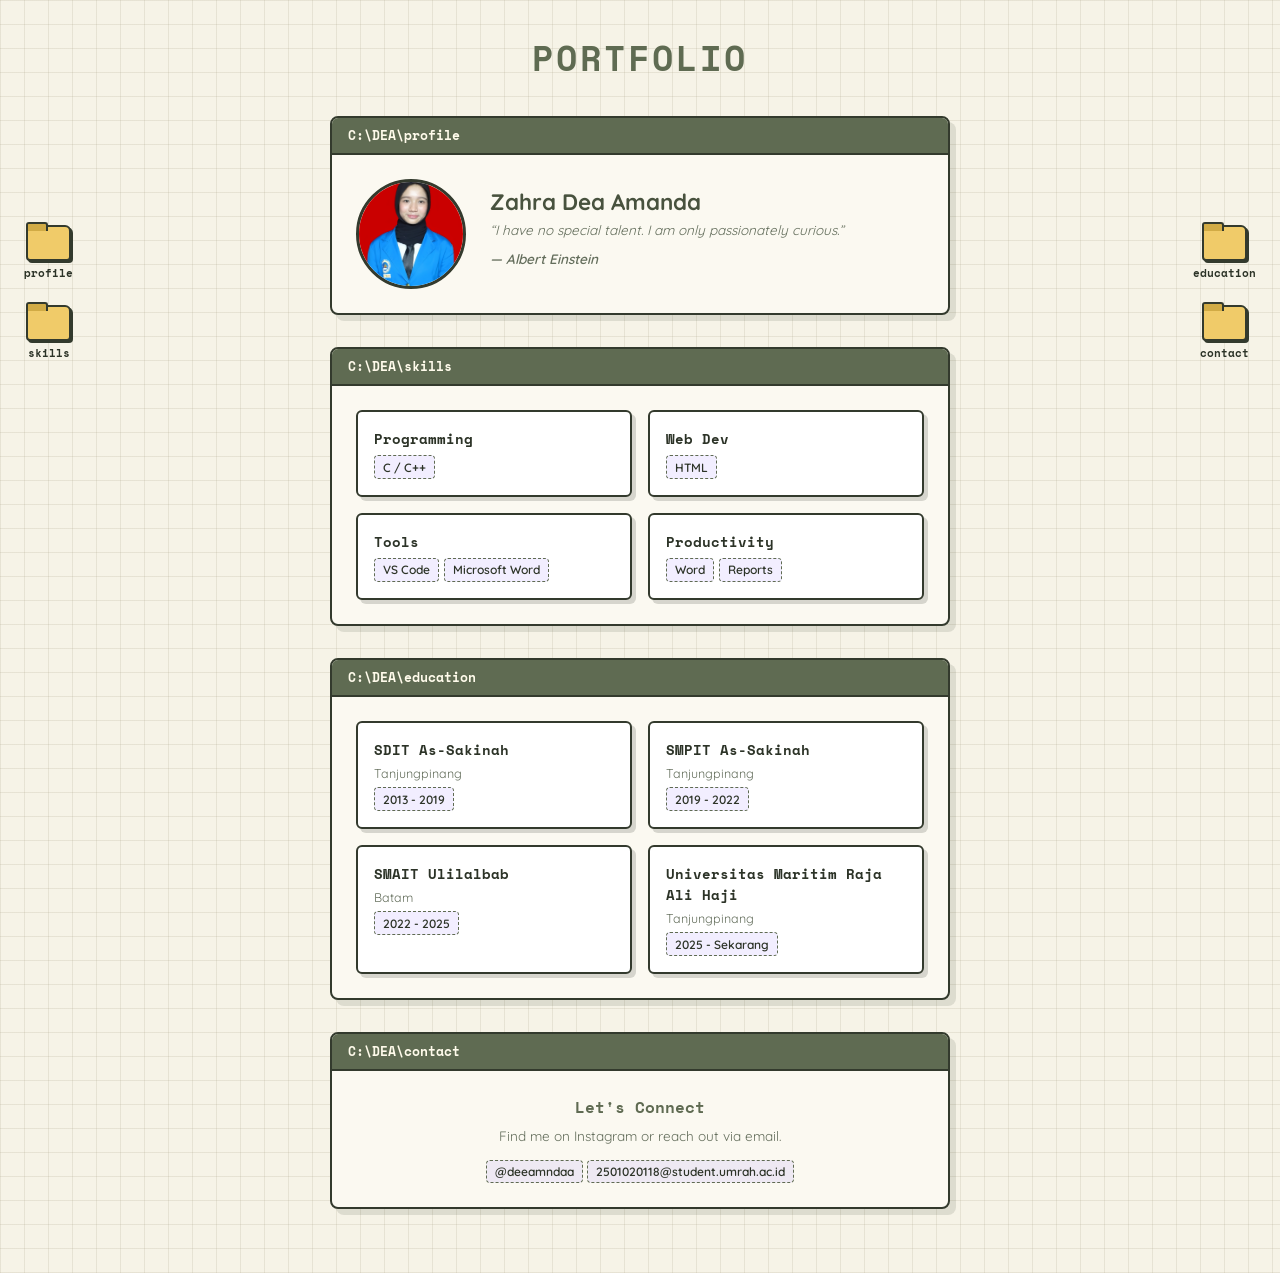
<file: porto.html>
<!DOCTYPE html>
<html lang="en">
<head>
    <meta charset="UTF-8">
    <meta name="viewport" content="width=device-width, initial-scale=1.0">
    <title>Zahra Dea Amanda - Portfolio</title>
    <!-- Google Fonts -->
    <link href="https://fonts.googleapis.com/css2?family=Quicksand:wght@500;700&family=Space+Mono:wght@400;700&display=swap" rel="stylesheet">
    <!-- Penghubung ke file style.css -->
    <link rel="stylesheet" href="style.css">
</head>
<body>

    <div class="container">
        <header class="banner">PORTFOLIO</header>

        <!-- Sidebar Navigation -->
        <nav class="sidebar left">
            <a href="#profile" class="icon-btn"><div class="folder"></div><span>profile</span></a>
            <a href="#skills" class="icon-btn"><div class="folder"></div><span>skills</span></a>
        </nav>
        <nav class="sidebar right">
            <a href="#education" class="icon-btn"><div class="folder"></div><span>education</span></a>
            <a href="#contact" class="icon-btn"><div class="folder"></div><span>contact</span></a>
        </nav>

        <!-- Window 1: Profile -->
        <section id="profile" class="os-window">
            <div class="win-header"><span>C:\DEA\profile</span></div>
            <div class="win-body">
                <div class="profile-content">
                    <img src="dea.jpg" alt="Zahra" class="profile-img">
                    <div class="profile-info">
                        <h2>Zahra Dea Amanda</h2>
                        <p>“I have no special talent. I am only passionately curious.”</p>
                        <p style="font-size: 0.85rem; font-weight: 600;">— Albert Einstein</p>
                    </div>
                </div>
            </div>
        </section>

        <!-- Window 2: Skills -->
        <section id="skills" class="os-window">
            <div class="win-header"><span>C:\DEA\skills</span></div>
            <div class="win-body">
                <div class="skills-grid">
                    <div class="skill-card">
                        <h4>Programming</h4>
                        <div class="tags"><span class="tag">C / C++</span></div>
                    </div>
                    <div class="skill-card">
                        <h4>Web Dev</h4>
                        <div class="tags"><span class="tag">HTML</span></div>
                    </div>
                    <div class="skill-card">
                        <h4>Tools</h4>
                        <div class="tags"><span class="tag">VS Code</span><span class="tag">Microsoft Word</span></div>
                    </div>
                    <div class="skill-card">
                        <h4>Productivity</h4>
                        <div class="tags"><span class="tag">Word</span><span class="tag">Reports</span></div>
                    </div>
                </div>
            </div>
        </section>

        <!-- Window 3: Education -->
        <section id="education" class="os-window">
            <div class="win-header"><span>C:\DEA\education</span></div>
            <div class="win-body">
                <div class="skills-grid">
                    <div class="skill-card">
                        <h4>SDIT As-Sakinah</h4>
                        <p style="font-size: 0.78rem; color: var(--text-muted); margin-bottom: 0.4rem;">Tanjungpinang</p>
                        <div class="tags"><span class="tag">2013 - 2019</span></div>
                    </div>
                    <div class="skill-card">
                        <h4>SMPIT As-Sakinah</h4>
                        <p style="font-size: 0.78rem; color: var(--text-muted); margin-bottom: 0.4rem;">Tanjungpinang</p>
                        <div class="tags"><span class="tag">2019 - 2022</span></div>
                    </div>
                    <div class="skill-card">
                        <h4>SMAIT Ulilalbab</h4>
                        <p style="font-size: 0.78rem; color: var(--text-muted); margin-bottom: 0.4rem;">Batam</p>
                        <div class="tags"><span class="tag">2022 - 2025</span></div>
                    </div>
                    <div class="skill-card">
                        <h4>Universitas Maritim Raja Ali Haji</h4>
                        <p style="font-size: 0.78rem; color: var(--text-muted); margin-bottom: 0.4rem;">Tanjungpinang</p>
                        <div class="tags"><span class="tag">2025 - Sekarang</span></div>
                    </div>
                </div>
            </div>
        </section>

        <!-- Window 4: Contact -->
        <section id="contact" class="os-window">
            <div class="win-header"><span>C:\DEA\contact</span></div>
            <div class="win-body" style="text-align: center;">
                <h4 style="font-family: 'Space Mono', monospace; margin-bottom: 0.5rem; color: var(--header-olive);">Let's Connect</h4>
                <p style="font-size: 0.85rem; color: var(--text-muted); margin-bottom: 1rem;">Find me on Instagram or reach out via email.</p>
                <div class="tags" style="justify-content: center;">
                    <a href="https://instagram.com/deeamndaa" target="_blank" class="tag">@deeamndaa</a>
                    <a href="mailto:2501020118@student.umrah.ac.id" target="_blank" class="tag">2501020118@student.umrah.ac.id</a>
                </div>
            </div>
        </section>

    </div>

</body>
</html>
</file>
<file: style.css>
* { margin: 0; padding: 0; box-sizing: border-box; }
:root {
    --bg-grid: #f6f3e7;
    --grid-line: rgba(185, 178, 155, 0.25);
    --header-olive: #5f6b52;
    --window-bg: #fbf9f1;
    --window-border: #333a2d;
    --text-dark: #2c3327;
    --text-muted: #646e5c;
    --accent-lilac: #ddd6fe;
    --accent-cream: #fffbeb;
    --shadow: 4px 4px 0px rgba(44, 51, 39, 0.18);
}
body {
    font-family: 'Quicksand', sans-serif;
    background-color: var(--bg-grid);
    background-image: linear-gradient(var(--grid-line) 1px, transparent 1px), linear-gradient(90deg, var(--grid-line) 1px, transparent 1px);
    background-size: 24px 24px;
    color: var(--text-dark);
    min-height: 100vh;
    padding: 2rem 1rem 4rem 1rem;
    scroll-behavior: smooth;
}
.container { 
    max-width: 850px; 
    margin: 0 auto; 
    display: flex; 
    flex-direction: column; 
    gap: 2rem; 
    align-items: center; 
}
.banner { 
    text-align: center; 
    font-family: 'Space Mono', monospace; 
    font-size: 2.2rem; 
    font-weight: 700; 
    color: var(--header-olive); 
    letter-spacing: 3px; 
}

/* Sidebar Icons */
.sidebar { 
    position: fixed; 
    top: 25%; 
    display: flex; 
    flex-direction: column; 
    gap: 1.5rem; 
    z-index: 50; 
}
.sidebar.left { left: 1.5rem; }
.sidebar.right { right: 1.5rem; }
.icon-btn { 
    display: flex; 
    flex-direction: column; 
    align-items: center; 
    gap: 0.2rem; 
    text-decoration: none; 
    color: var(--text-dark); 
    font-family: 'Space Mono', monospace; 
    font-size: 0.7rem; 
    font-weight: 700; 
}
.folder { 
    width: 45px; 
    height: 36px; 
    background-color: #f0cb69; 
    border: 2px solid var(--window-border); 
    border-radius: 4px 6px 4px 4px; 
    position: relative; 
    box-shadow: 2px 2px 0px var(--window-border); 
}
.folder::before { 
    content: ''; 
    position: absolute; 
    top: -5px; 
    left: -2px; 
    width: 18px; 
    height: 7px; 
    background-color: #d1ab45; 
    border: 2px solid var(--window-border); 
    border-bottom: none; 
    border-radius: 3px 3px 0 0; 
}

/* Windows */
.os-window { 
    width: 100%; 
    max-width: 620px; 
    background-color: var(--window-bg); 
    border: 2px solid var(--window-border); 
    border-radius: 8px; 
    box-shadow: 6px 6px 0px rgba(44, 51, 39, 0.12); 
    overflow: hidden; 
}
.win-header { 
    background-color: var(--header-olive); 
    color: var(--accent-cream); 
    padding: 0.5rem 1rem; 
    display: flex; 
    justify-content: space-between; 
    align-items: center; 
    font-family: 'Space Mono', monospace; 
    font-size: 0.8rem; 
    font-weight: 700; 
    border-bottom: 2px solid var(--window-border); 
}
.win-body { padding: 1.5rem; }

/* Profile Content */
.profile-content { 
    display: flex; 
    gap: 1.5rem; 
    align-items: center; 
}
.profile-img { 
    width: 110px; 
    height: 110px; 
    border-radius: 50%; 
    object-fit: cover; 
    border: 3px solid var(--window-border); 
    background-color: var(--accent-lilac); 
}
.profile-info h2 { 
    font-size: 1.4rem; 
    color: #48523e; 
    margin-bottom: 0.3rem; 
}
.profile-info p { 
    font-size: 0.85rem; 
    color: var(--text-muted); 
    font-style: italic; 
    margin-bottom: 0.8rem; 
}
.skills-grid { 
    display: grid; 
    grid-template-columns: repeat(2, 1fr); 
    gap: 1rem; 
}
.skill-card { 
    background: white; 
    border: 2px solid var(--window-border); 
    border-radius: 6px; 
    padding: 1rem; 
    box-shadow: var(--shadow); 
}
.skill-card h4 { 
    font-size: 0.9rem; 
    margin-bottom: 0.4rem; 
    font-family: 'Space Mono', monospace; 
}
.tags { 
    display: flex; 
    flex-wrap: wrap; 
    gap: 0.3rem; 
}
.tag { 
    font-size: 0.75rem; 
    background: rgba(167, 139, 250, 0.15); 
    padding: 0.2rem 0.5rem; 
    border-radius: 4px; 
    border: 1px dashed var(--header-olive); 
    font-weight: 600; 
    text-decoration: none; 
    color: var(--text-dark); 
    display: inline-block; 
}

@media(max-width: 768px) {
    .sidebar { 
        position: static; 
        flex-direction: row; 
        justify-content: center; 
        margin-bottom: 1rem; 
    }
    .profile-content { 
        flex-direction: column; 
        text-align: center; 
    }
    .skills-grid { grid-template-columns: 1fr; }
}
</file>
